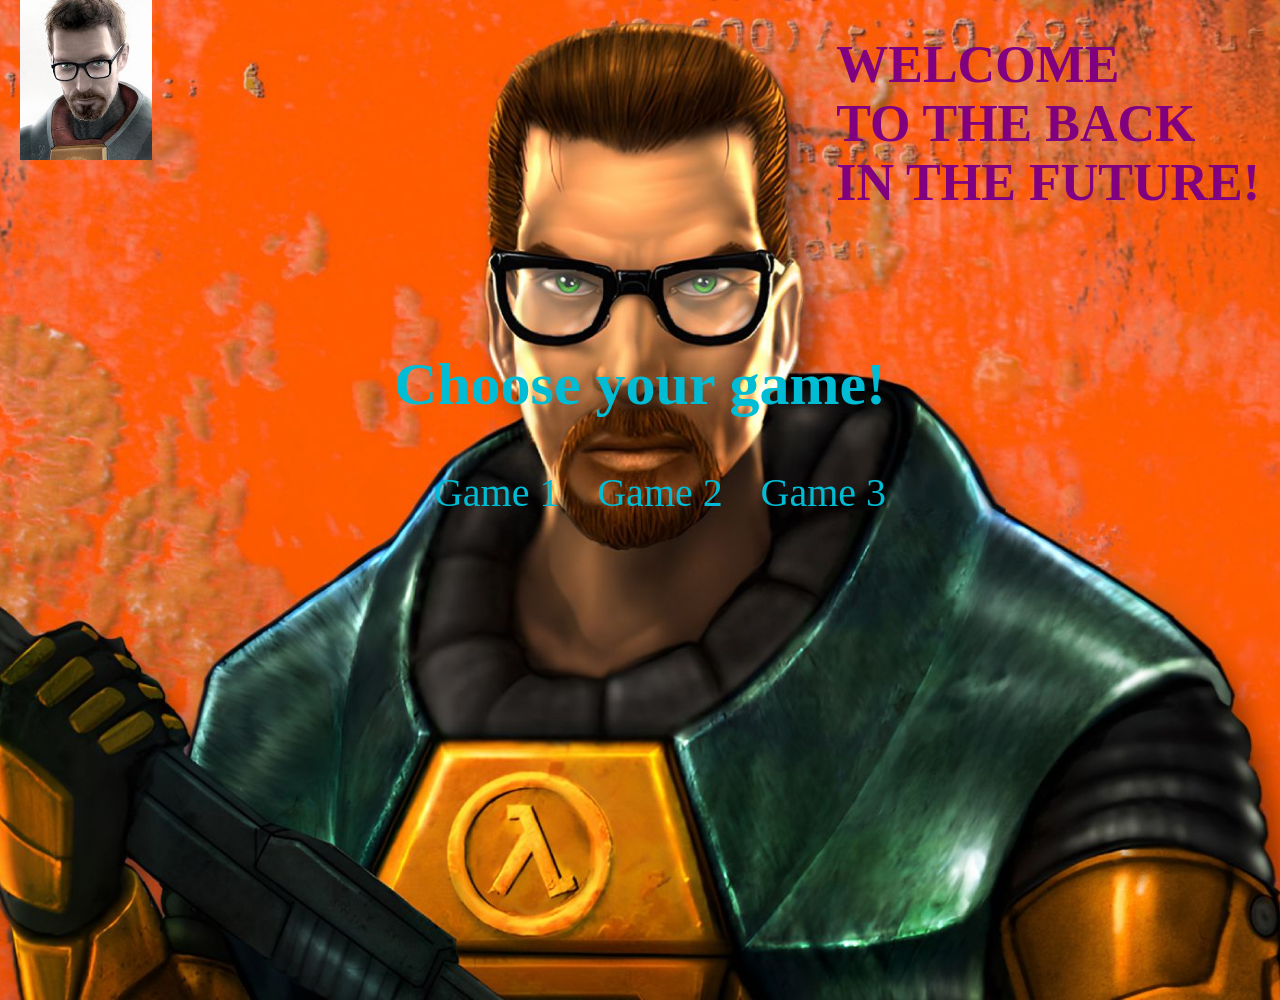
<file: index.html>
<!doctype html>
<html lang="en">
  <head>
    <meta charset="UTF-8" />
    <meta name="viewport" content="width=device-width, initial-scale=1.0" />
    <title>Back in the Future - Games</title>
    <link rel="stylesheet" href="./css/index.css" />
  </head>

  <body>
    <header class="header">
      <div class="header_container">
        <div class="header_logo_box">
          <img class="logo" src="./images/logo.jpg" alt="#" />
        </div>
        <div class="header_text">
          <h1>
            WELCOME <br />
            TO THE BACK <br />IN THE FUTURE!
          </h1>
        </div>
      </div>
    </header>
    <section class="hero">
      <div class="hero_container">
        <div class="text_box">
          <h2>Choose your game!</h2>
          <div class="box_links">
            <ul>
              <li>
                <a href="./Games/Game1.html">Game 1</a>
              </li>
              <li>
                <a href="./Games/Game2.html">Game 2</a>
              </li>
              <li>
                <a href="./Games/Game3.html">Game 3</a>
              </li>
            </ul>
          </div>
        </div>
      </div>
    </section>
  </body>
</html>
</file>
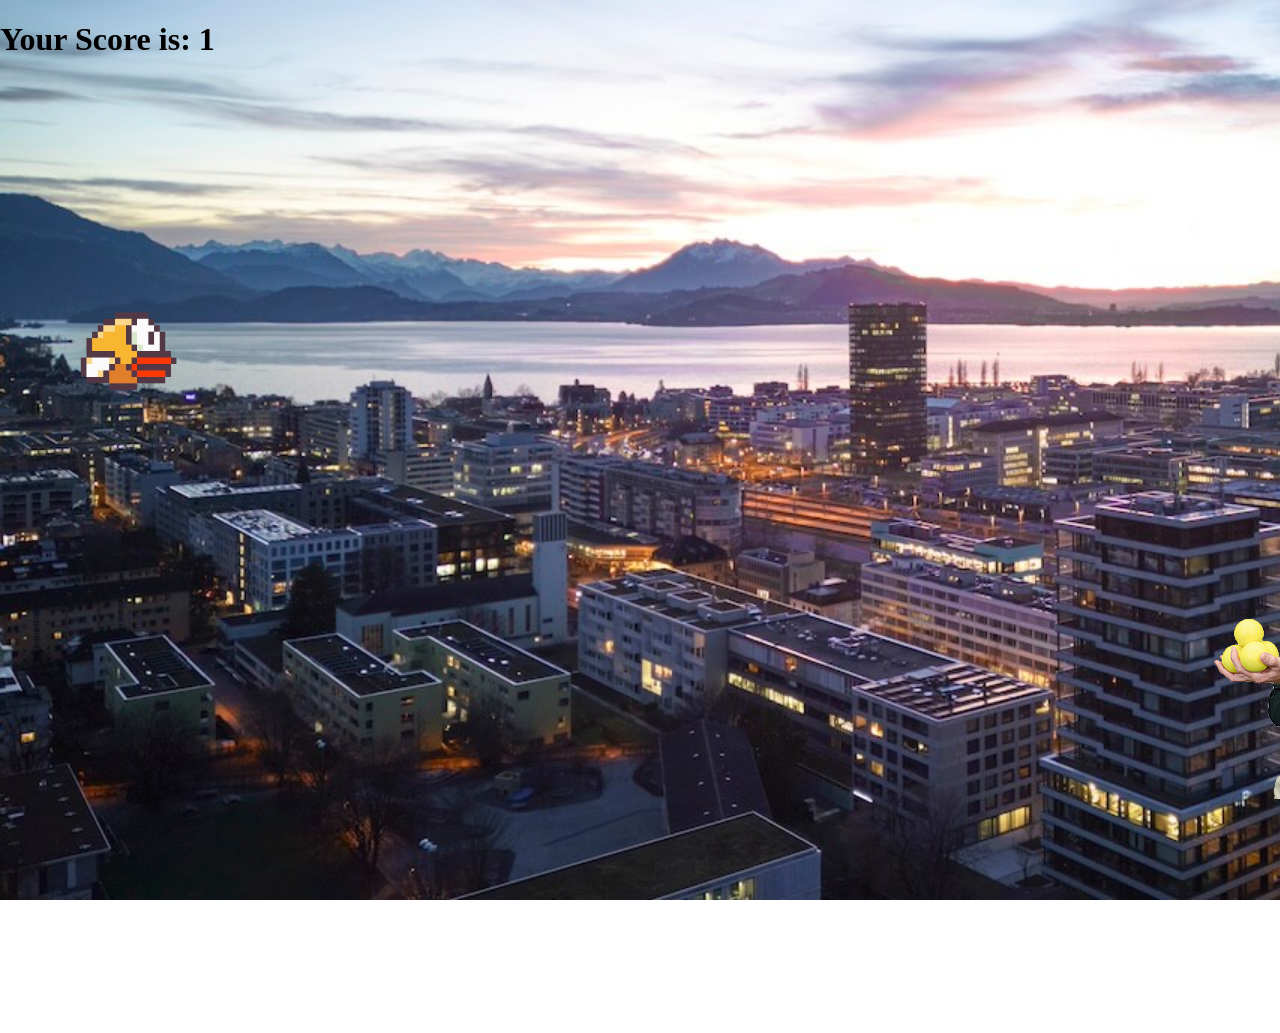
<file: Games/Game1.html>
<!doctype html>
<html lang="en">

<head>
  <meta charset="UTF-8" />
  <meta name="viewport" content="width=device-width, initial-scale=1.0" />
  <title>Document</title>
  <link rel="stylesheet" href="./../css/flappy.css" />
  <style>
    html,
    body {
      height: 100%;
      margin: 0;
      overflow: hidden;
    }

    body {
      background-image: url("./../GameAssests/FlappyBird/background.jpg");
      background-size: cover;
      background-repeat: no-repeat;
    }
  </style>
</head>

<body>
  <h1 id="score">Your Score is: </h1>
  <img src="./../GameAssests/FlappyBird/bird.png" alt="Image of Flappy Bird" id="bird_img" />
</body>
<script src="./FlappyLogic.js"></script>

</html>
</file>
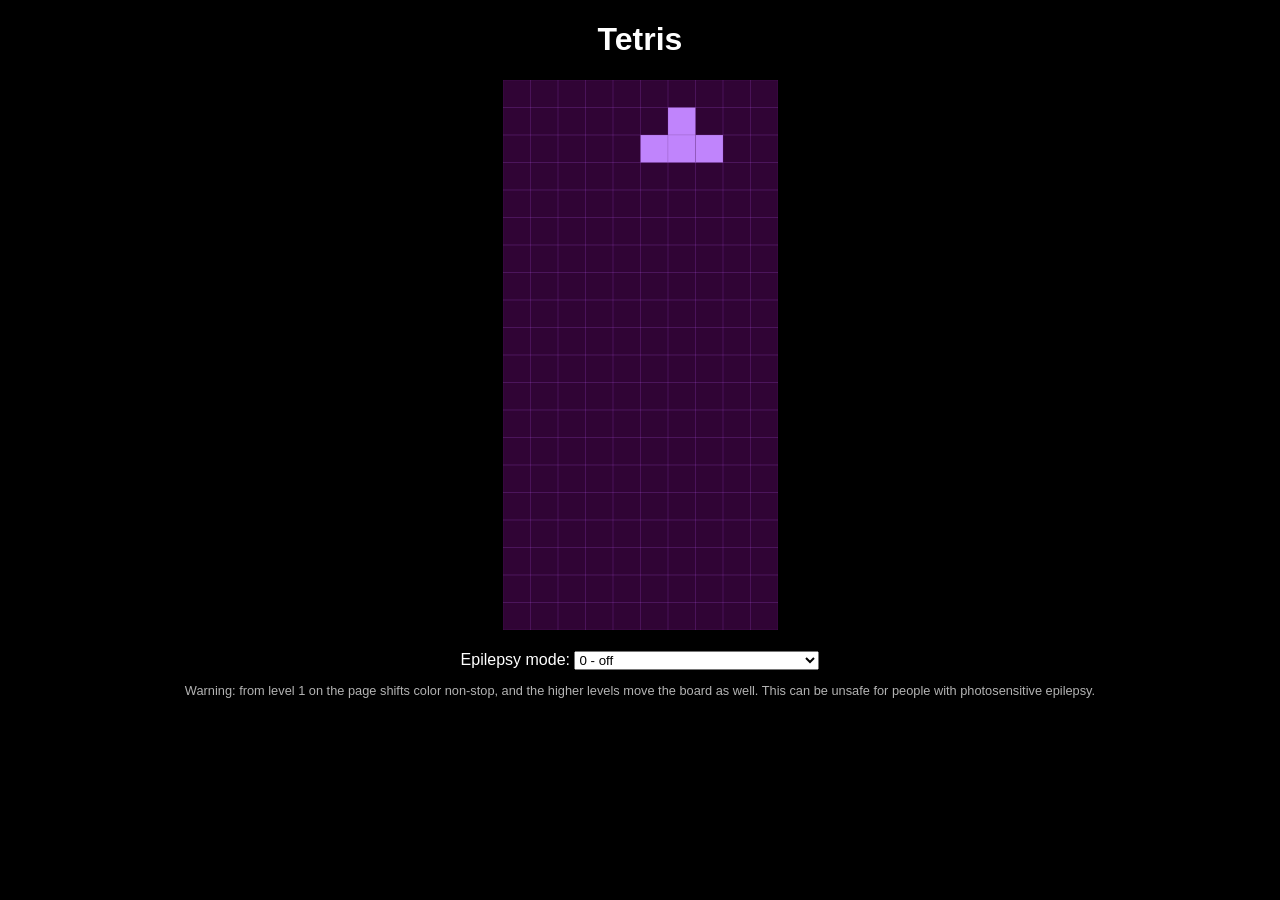
<file: Games/Game2.html>
<!doctype html>
<html lang="en">
  <head>
    <meta charset="UTF-8" />
    <meta name="viewport" content="width=device-width, initial-scale=1.0" />
    <title>Tetris</title>
    <link rel="stylesheet" href="../css/tetris.css" />
  </head>

  <body>
    <h1>Tetris</h1>

    <div class="tetris_container">
      <!-- The board is drawn in here. TetrisMain.js looks for this id and
           sets the width and the height itself, so we do not write them. -->
      <canvas id="tetris_canvas"></canvas>
    </div>
    <h1 id="gameOverH1"></h1>

    <!-- Every step keeps the ones before it, so going down the list is the
         order the mode was built in. TetrisRender.js holds the same list. -->
    <label class="epilepsy_picker">
      Epilepsy mode:
      <select id="epilepsy_level">
        <option value="0">0 - off</option>
        <option value="1">1 - the page changes color</option>
        <option value="2">2 - and the board too</option>
        <option value="3">3 - and the blocks too</option>
        <option value="4">4 - the board spins</option>
        <option value="5">5 - the spin swings left and right</option>
        <option value="6">6 - the board pulses in size</option>
        <option value="7">7 - the board slides across the screen</option>
      </select>
    </label>
    <p class="epilepsy_warning">
      Warning: from level 1 on the page shifts color non-stop, and the higher
      levels move the board as well. This can be unsafe for people with
      photosensitive epilepsy.
    </p>

    <!-- The order matters. Every file uses things from the files above it:
         pieces (data) -> state (data) -> rules -> drawing -> start. -->
    <script src="./TetrisPieces.js"></script>
    <script src="./TetrisLogic.js"></script>
    <script src="./TetrisRender.js"></script>
    <script src="./TetrisMain.js"></script>
  </body>
</html>
</file>
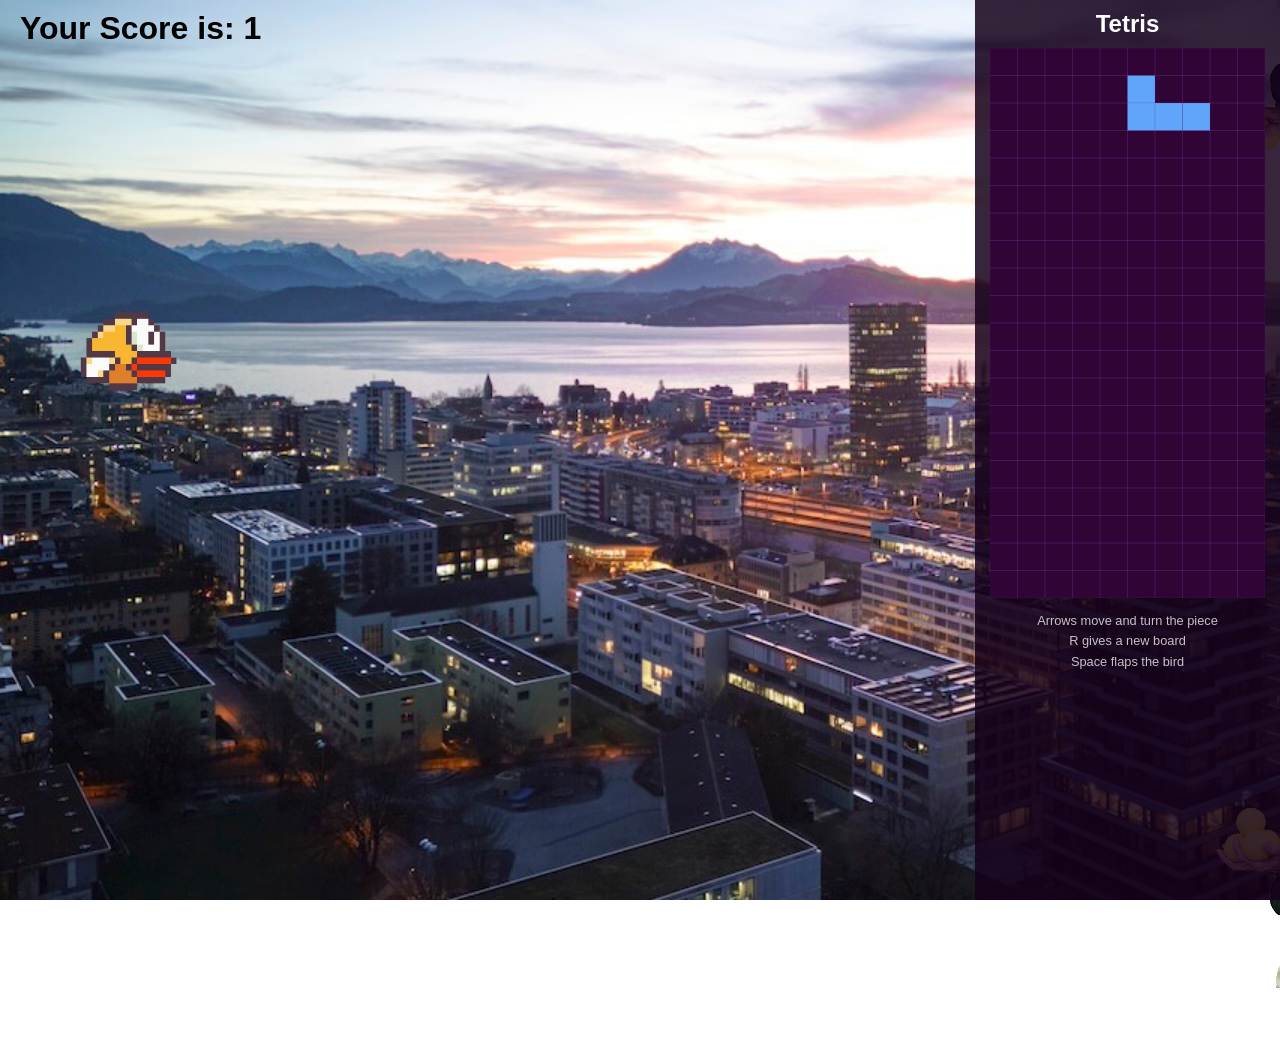
<file: Games/Game3.html>
<!doctype html>
<html lang="en">
  <head>
    <meta charset="UTF-8" />
    <meta name="viewport" content="width=device-width, initial-scale=1.0" />
    <title>Flappris</title>
    <link rel="stylesheet" href="./../css/flappy.css" />
    <link rel="stylesheet" href="./../css/flappris.css" />
  </head>

  <body>
    <!-- The Flappy half. The Christians are added to the body by the script,
         so they fly across the whole page, behind the Tetris panel. -->
    <h1 id="score">Your Score is:</h1>
    <img
      src="./../GameAssests/FlappyBird/bird.png"
      alt="Image of Flappy Bird"
      id="bird_img"
    />

    <!-- The Tetris half, pinned to the right edge and above the birds. -->
    <aside class="flappris_panel">
      <h2>Tetris</h2>
      <div class="tetris_container">
        <canvas id="tetris_canvas"></canvas>
      </div>
      <p class="flappris_keys">
        Arrows move and turn the piece<br />
        R gives a new board<br />
        Space flaps the bird
      </p>
    </aside>

    <!-- Tetris first, in the same order as Game 2, then the glue. Game3Main.js
         takes the place of TetrisMain.js: it leaves the space bar alone.
         FlappyLogic.js starts its own half when the page is loaded. -->
    <script src="./TetrisPieces.js"></script>
    <script src="./TetrisLogic.js"></script>
    <script src="./TetrisRender.js"></script>
    <script src="./Game3Main.js"></script>
    <script src="./FlappyLogic.js"></script>
  </body>
</html>
</file>
<file: css/index.css>
body {
  margin: 0;
}
div.header_container {
  width: 100%;
  box-sizing: border-box;
  padding: 0 20px;
  flex-wrap: wrap;
  font-size: 26px;
  position: fixed;
  top: 0;
  z-index: 1000;
  display: flex;
  justify-content: space-between;
  gap: 200px;
}
img.logo {
  width: auto;
  height: 160px;
  max-width: 100%;
  margin-right: 10px;
}
h1 {
  color: purple;
}
html {
  scroll-behavior: smooth;
}
section.hero {
  text-align: center;
}
section.hero {
  background-image: url(../images/freeman.jpg);
  background-repeat: no-repeat;
  background-size: cover;
  background-position: center;
  height: 1000px;
}
div.hero_container {
  display: flex;
  color: #00bcd4;
  font-size: 40px;
  padding-top: 300px;
  align-items: center;
  flex-direction: column;
}
ul {
  list-style: none;
  text-decoration: none;
  display: flex;
  justify-content: space-between;
}
a {
  text-decoration: none;
  color: #00bcd4;
}
</file>
<file: css/flappy.css>
#bird_img {
  top: 350px;
  position: absolute;
  width: 125px;
  height: 100px;
}
</file>
<file: css/tetris.css>
/* ---------------------------------------------------------------------------
 * Tetris - the look of the page around the game.
 *
 * What goes in here:
 *   body                 background color, text color, font
 *   .tetris_container    puts the canvas and the sidebar next to each other
 *   #tetris_canvas       a border around the board
 *   .tetris_sidebar      score, lines, level and the key list
 *
 * The blocks themselves are NOT styled here. They are painted onto the canvas,
 * their colors live in TetrisPieces.js and TetrisRender.js.
 * --------------------------------------------------------------------------- */

body {
  background-color: black;
  color: white;
  font-family: "Gill Sans", "Gill Sans MT", Calibri, "Trebuchet MS", sans-serif;
  text-align: center;
  /* the spinning board is wider than the page in its corners, without this a
     scrollbar would blink in and out on every turn */
  overflow-x: hidden;
}

.tetris_container {
  display: flex;
  justify-content: center;
  align-items: flex-start;
  gap: 30px;
  /* the game over overlay is placed against this box */
  position: relative;
}

.tetris_sidebar {
  text-align: left;
}

.epilepsy_picker {
  /* the moving board sweeps over this spot, the dropdown has to stay on top
     of it or the mode can never be turned back down again */
  position: relative;
  z-index: 1;
}

.epilepsy_warning {
  font-size: 0.8em;
  opacity: 0.7;
}
</file>
<file: css/flappris.css>
/* ---------------------------------------------------------------------------
 * Game 3 - Flappris. The page for Flappy Bird and Tetris at the same time.
 *
 * The Flappy half is drawn straight onto the body, the same way as in Game 1.
 * The Tetris half sits in .flappris_panel, which is pinned to the right edge
 * and lifted above the flying Christians with z-index.
 *
 * The blocks themselves are NOT styled here. They are painted onto the canvas,
 * their colors live in TetrisPieces.js and TetrisRender.js.
 * --------------------------------------------------------------------------- */

html,
body {
  height: 100%;
  margin: 0;
  overflow: hidden;
}

body {
  background-image: url("./../GameAssests/FlappyBird/background.jpg");
  background-size: cover;
  background-repeat: no-repeat;
  font-family: "Gill Sans", "Gill Sans MT", Calibri, "Trebuchet MS", sans-serif;
}

#score {
  margin: 0;
  padding: 10px 20px;
}

.flappris_panel {
  position: fixed;
  top: 0;
  right: 0;
  z-index: 10;
  box-sizing: border-box;
  height: 100%;
  padding: 10px 15px;
  background-color: rgba(20, 0, 25, 0.85);
  color: white;
  text-align: center;
}

.flappris_panel h2 {
  margin: 0 0 10px;
}

.tetris_container {
  /* the game over overlay is placed against this box */
  position: relative;
}

#tetris_canvas {
  display: block;
}

.flappris_keys {
  font-size: 0.8em;
  line-height: 1.6;
  opacity: 0.75;
}
</file>
